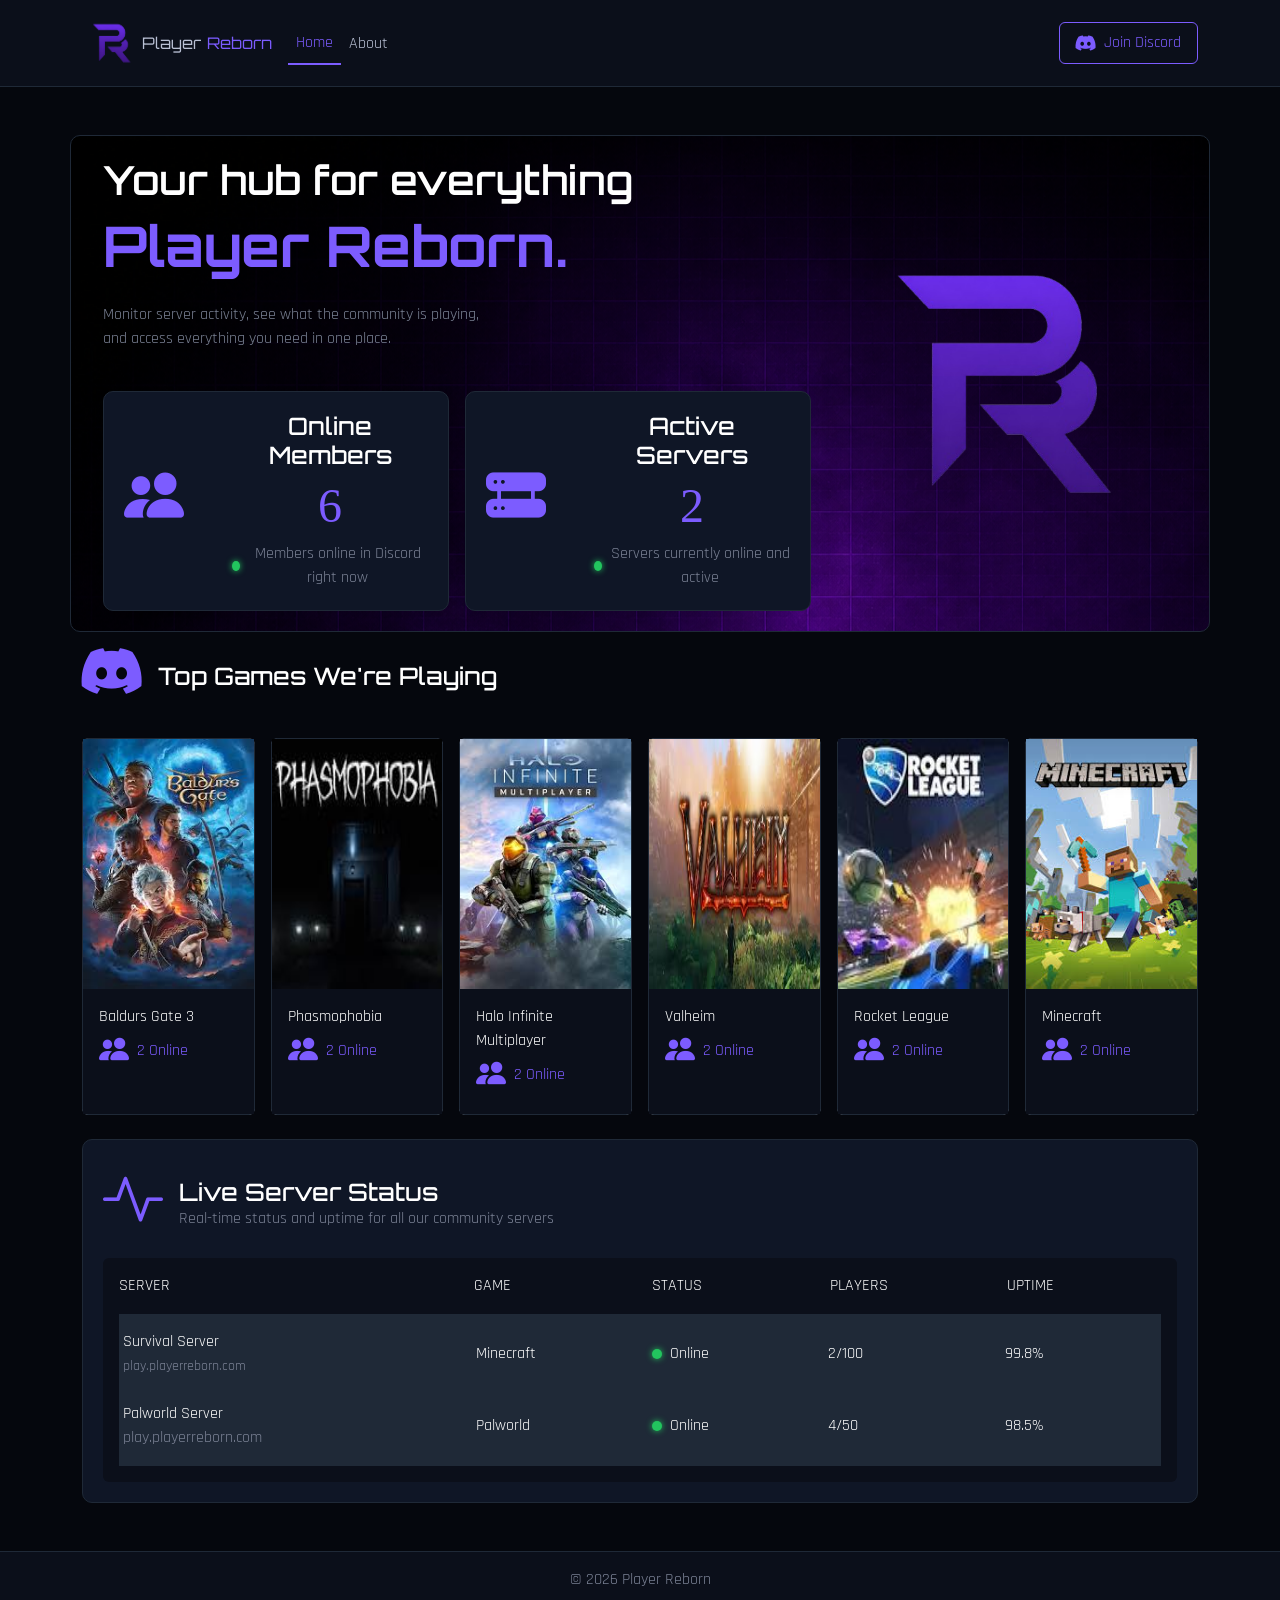
<file: index.html>
<!DOCTYPE html>
<html lang="en">

<head>
	<meta charset="utf-8">
	<title>Player Reborn</title>
	<meta name="viewport" content="width=device-width, initial-scale=1">

	<!-- Bootstrap -->
	<link href="https://cdn.jsdelivr.net/npm/bootstrap@5.3.8/dist/css/bootstrap.min.css" rel="stylesheet">
	<link rel="stylesheet" href="https://cdn.jsdelivr.net/npm/bootstrap-icons@1.11.3/font/bootstrap-icons.css">

	<!-- CSS -->
	<link rel="stylesheet" href="css/styles.css">

	<!-- Fonts -->
	<link
		href="https://fonts.googleapis.com/css2?family=Orbitron:wght@400..900&family=Rajdhani:wght@300;400;500;600;700&display=swap"
		rel="stylesheet">
</head>

<body>

	<!-- NAVBAR -->
	<nav class="navbar navbar-expand-lg">

		<div class="container">

			<a class="navbar-brand d-flex align-items-center" href="index.html">
				<img src="assets/images/player-reborn/logo.png" height="60">
				<span class="brand-text">
					Player<span class="highlight">Reborn</span>
				</span>
			</a>

			<button class="navbar-toggler" type="button" data-bs-toggle="collapse" data-bs-target="#nav"
				aria-controls="nav" aria-expanded="false">
				<span class="navbar-toggler-icon"></span>
			</button>

			<div class="collapse navbar-collapse" id="nav">
				<ul class="navbar-nav me-auto">
					<li class="nav-item"><a href="index.html" class="nav-link active">Home</a></li>
					<li class="nav-item"><a href="about.html" class="nav-link">About</a></li>
				</ul>

				<a href="https://discord.gg/playerreborn" target="_blank" class="btn join-btn">
					<i class="bi bi-discord icon-discord me-2"></i>
					Join Discord
				</a>
			</div>

		</div>
	</nav>

	<!-- HERO -->
	<section class="container mt-5">

		<div class="card-box hero-background row align-items-center">

			<div class="d-flex flex-column col-lg-8">

				<div class="col-lg-9">
					<h1 class="hero-title">Your hub for everything</h1>
					<h1 class="hero-brand highlight mb-4">Player Reborn.</h1>

					<p class="muted hero-text">
						Monitor server activity, see what the community is playing, and access
						everything you need in one place.
					</p>
				</div>

				<div class="row g-3 mt-2">

					<!-- Online Members -->
					<div class="col-md-6">
						<div class="card-box d-flex justify-content-center align-items-center h-100">

							<i class="bi bi-people-fill icon-large me-5"></i>

							<div class="d-flex flex-column text-center">
								<h4 class="m-0">Online Members</h4>

								<span class="highlight" id="online-count">6</span>

								<div class="d-flex align-items-center justify-content-center">
									<span class="status-dot status-online"></span>

									<p class="muted m-0 ms-2">
										Members online in Discord right now
									</p>
								</div>
							</div>

						</div>
					</div>

					<!-- Online Servers -->
					<div class="col-md-6">
						<div class="card-box d-flex justify-content-center align-items-center h-100">

							<i class="bi bi-hdd-rack-fill icon-large me-5"></i>

							<div class="d-flex flex-column text-center">
								<h4 class="m-0">Active Servers</h4>

								<span class="highlight" id="server-count">2</span>

								<div class="d-flex align-items-center justify-content-center">
									<span class="status-dot status-online"></span>

									<p class="muted m-0 ms-2">
										Servers currently online and active
									</p>
								</div>
							</div>

						</div>
					</div>

				</div>

			</div>

			<!-- Hero Logo -->
			<div class="col-lg-4 text-center mt-4 mt-lg-0 hero-logo">
				<img src="assets/images/player-reborn/logo.png" alt="Player Reborn Logo" class="img-fluid"
					style="max-height: 400px;">
			</div>

		</div>
	</section>

	<!-- GRID -->
	<section class="container mb-5">

		<!-- GAMES WERE PLAYING -->
		<div class="d-flex align-items-center mb-3">
			<i class="bi bi-discord icon-discord-large me-3 highlight"></i>
			<h4 class="m-0">Top Games We're Playing</h4>
		</div>

		<!-- GAMES -->
		<div class="row g-3 mb-4">

			<!-- Baldurs Gate 3 -->
			<div class="col-lg-2 col-md-4 col-6">
				<div class="card h-100">
					<img src="assets/images/game-cover/baldurs-gate-3.jpeg" alt="baldurs gate 3 cover art" height="250"
						width="100%">

					<div class="card-body">
						<p class="mb-0">Baldurs Gate 3</p>

						<div class="d-flex align-items-center">
							<i class="bi bi-people-fill icon"></i>
							<p class="m-0 ms-2 highlight">2 Online</p>
						</div>
					</div>
				</div>
			</div>

			<!-- Phasmophobia -->
			<div class="col-lg-2 col-md-4 col-6">
				<div class="card h-100">
					<img src="assets/images/game-cover/phasmophobia.jpeg" alt="phasmophobia cover art" height="250"
						width="100%">

					<div class="card-body">
						<p class="mb-0">Phasmophobia</p>

						<div class="d-flex align-items-center">
							<i class="bi bi-people-fill icon"></i>
							<p class="m-0 ms-2 highlight">2 Online</p>
						</div>
					</div>
				</div>
			</div>

			<!-- Halo -->
			<div class="col-lg-2 col-md-4 col-6">
				<div class="card h-100">
					<img src="assets/images/game-cover/halo-inifinte.jpeg" alt="halo inifinite cover art" height="250"
						width="100%">

					<div class="card-body">
						<p class="mb-0">Halo Infinite Multiplayer</p>

						<div class="d-flex align-items-center">
							<i class="bi bi-people-fill icon"></i>
							<p class="m-0 ms-2 highlight">2 Online</p>
						</div>
					</div>
				</div>
			</div>

			<!-- Valhheim -->
			<div class="col-lg-2 col-md-4 col-6">
				<div class="card h-100">
					<img src="assets/images/game-cover/valheim.jpeg" alt="valheim cover art" height="250" width="100%">

					<div class="card-body">
						<p class="mb-0">Valheim</p>

						<div class="d-flex align-items-center">
							<i class="bi bi-people-fill icon"></i>
							<p class="m-0 ms-2 highlight">2 Online</p>
						</div>
					</div>
				</div>
			</div>

			<!-- Rocket League -->
			<div class="col-lg-2 col-md-4 col-6">
				<div class="card h-100">
					<img src="assets/images/game-cover/rocket-league.jpeg" alt="rocket league cover art" height="250"
						width="100%">

					<div class="card-body">
						<p class="mb-0">Rocket League</p>

						<div class="d-flex align-items-center">
							<i class="bi bi-people-fill icon"></i>
							<p class="m-0 ms-2 highlight">2 Online</p>
						</div>
					</div>
				</div>
			</div>

			<!-- Minecraft -->
			<div class="col-lg-2 col-md-4 col-6">
				<div class="card h-100">
					<img src="assets/images/game-cover/minecraft.jpeg" alt="minecraft cover art" height="250"
						width="100%">

					<div class="card-body">
						<p class="mb-0">Minecraft</p>

						<div class="d-flex align-items-center">
							<i class="bi bi-people-fill icon"></i>
							<p class="m-0 ms-2 highlight">2 Online</p>
						</div>
					</div>
				</div>
			</div>

		</div>



		<!-- SERVERS -->
		<div class="card-box">

			<!-- Header -->
			<div class="d-flex align-items-center mb-2">
				<i class="bi bi-activity icon-large me-3"></i>
				<div>
					<h4 class="m-0">Live Server Status</h4>
					<p class="muted m-0">
						Real-time status and uptime for all our community servers
					</p>
				</div>
			</div>

			<!-- Table Container -->
			<div class="p-3 rounded dark">

				<!-- Column Labels -->
				<div class="row mb-3 server-tags">
					<div class="col-md-4 col-12">SERVER</div>
					<div class="col-md-2 col-3">GAME</div>
					<div class="col-md-2 col-3">STATUS</div>
					<div class="col-md-2 col-3">PLAYERS</div>
					<div class="col-md-2 col-3">UPTIME</div>
				</div>

				<!-- Server List -->
				<div class="midnight-slate px-1 py-2 server-list">

					<!-- Row 1 -->
					<div class="row align-items-center mb-4 mt-2">

						<div class="col-md-4 col-12">
							<div>Survival Server</div>
							<small class="muted">play.playerreborn.com</small>
						</div>

						<div class="col-md-2 col-3">Minecraft</div>

						<div class="col-md-2 col-3 d-flex align-items-center">
							<span class="status-dot status-online me-2"></span>
							<span>Online</span>
						</div>

						<div class="col-md-2 col-3">2/100</div>

						<div class="col-md-2 col-3">99.8%</div>

					</div>

					<!-- Row 2 -->
					<div class="row align-items-center mb-2">

						<div class="col-md-4 col-12">
							<div>Palworld Server</div>
							<span class="muted">play.playerreborn.com</span>
						</div>

						<div class="col-md-2 col-3">
							<div>Palworld</div>
						</div>

						<div class="col-md-2 col-3 d-flex align-items-center">
							<span class="status-dot status-online me-2"></span>
							<span>Online</span>
						</div>

						<div class="col-md-2 col-3">4/50</div>

						<div class="col-md-2 col-3">98.5%</div>

					</div>

				</div>
			</div>

		</div>
	</section>

	<!-- Footer -->
	<footer class="text-center py-3">
		© 2026 Player Reborn
	</footer>

	<script src="https://cdn.jsdelivr.net/npm/bootstrap@5.3.8/dist/js/bootstrap.bundle.min.js"></script>
	<script src="script.js"></script>

</body>

</html>
</file>
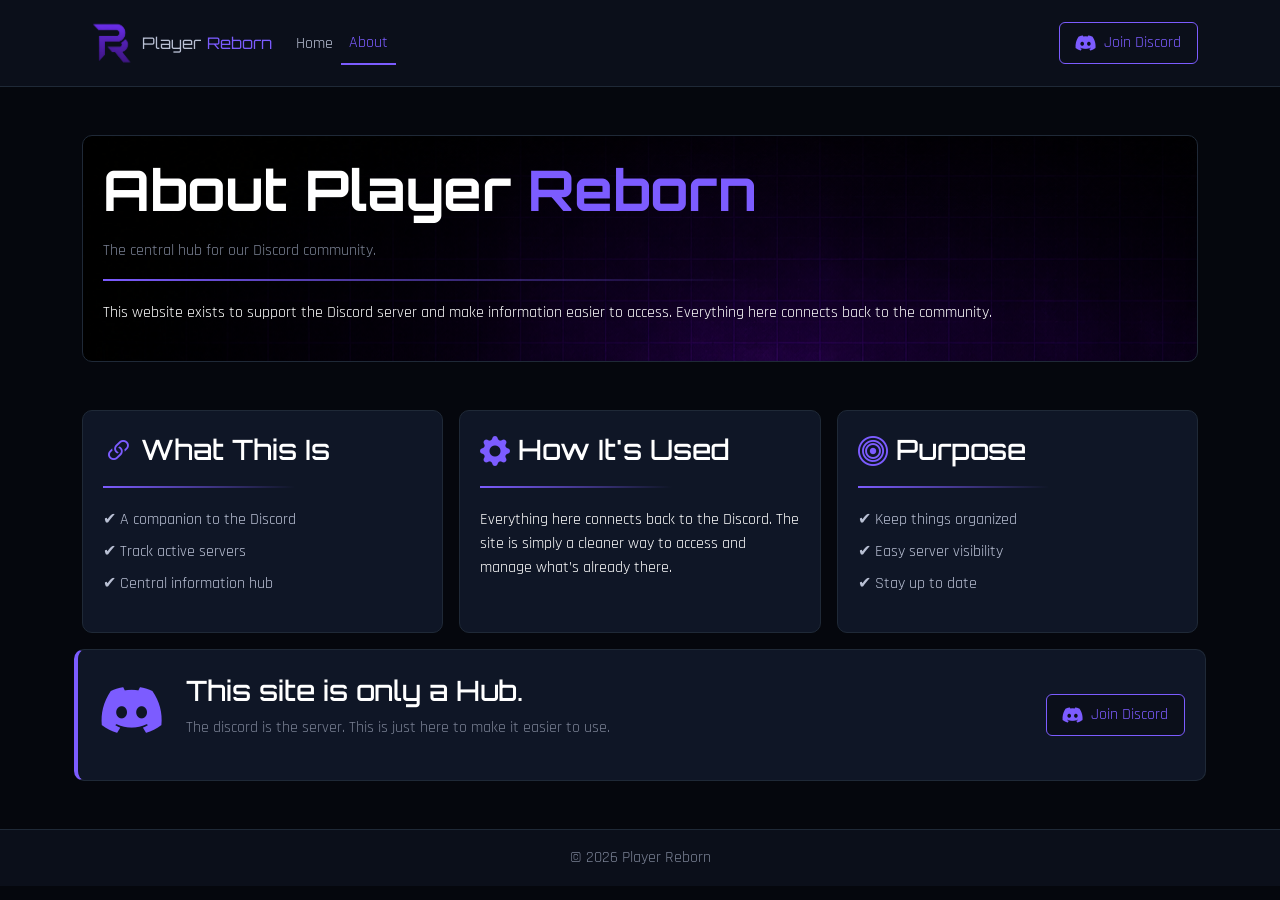
<file: about.html>
<!DOCTYPE html>
<html lang="en">

<head>
    <meta charset="utf-8">
    <title>Player Reborn – About</title>
    <meta name="viewport" content="width=device-width, initial-scale=1">

    <!-- Bootstrap -->
    <link href="https://cdn.jsdelivr.net/npm/bootstrap@5.3.8/dist/css/bootstrap.min.css" rel="stylesheet">
    <link rel="stylesheet" href="https://cdn.jsdelivr.net/npm/bootstrap-icons@1.11.3/font/bootstrap-icons.css">

    <!-- CSS -->
    <link rel="stylesheet" href="css/styles.css">

    <!-- Fonts -->
    <link
        href="https://fonts.googleapis.com/css2?family=Orbitron:wght@400..900&family=Rajdhani:wght@300;400;500;600;700&display=swap"
        rel="stylesheet">
</head>

<body>
    <!-- NAVBAR -->
    <nav class="navbar navbar-expand-lg">
        <div class="container">
            <a class="navbar-brand d-flex align-items-center" href="#">
                <img src="assets/images/player-reborn/logo.png" height="60">
                <span class="brand-text">
                    Player<span class="highlight">Reborn</span>
                </span>

            </a>
            <button class="navbar-toggler" type="button" data-bs-toggle="collapse" data-bs-target="#nav"
                aria-controls="nav" aria-expanded="false">
                <span class="navbar-toggler-icon"></span>
            </button>

            <div class="collapse navbar-collapse" id="nav">
                <ul class="navbar-nav me-auto">
                    <li class="nav-item"><a href="index.html" class="nav-link">Home</a></li>
                    <li class="nav-item"><a href="about.html" class="nav-link active">About</a></li>
                </ul>
                <a href="https://discord.gg/playerreborn" target="_blank" class="btn join-btn"><i
                        class="bi bi-discord icon-discord me-2"></i>Join Discord</a>
            </div>
        </div>
    </nav>

    <!-- INTRO -->
    <section class="container py-5">
        <div class="card-box hero-background">
            <h1 class="display-4 fw-bold">
                About Player <span class="highlight">Reborn</span>
            </h1>
            <p class="muted mt-3">The central hub for our Discord community.</p>
            <div class="divider"></div>
            <p>
                This website exists to support the Discord server and make information easier to access.
                Everything here connects back to the community.
            </p>
        </div>
    </section>

    <!-- GRID -->
    <section class="container mb-5">
        <div class="row g-3">

            <!--What This Is-->
            <div class="col-md-4">
                <div class="card-box h-100">
                    <div class="d-flex align-items-center mb-2">
                        <i class="bi bi-link-45deg icon me-2"></i>
                        <h3>What This Is</h3>
                    </div>
                    <div class="divider"></div>
                    <ul>
                        <li>✔ A companion to the Discord</li>
                        <li>✔ Track active servers</li>
                        <li>✔ Central information hub</li>
                    </ul>
                </div>
            </div>

            <!--How It's Used-->
            <div class="col-md-4">
                <div class="card-box h-100">
                    <div class="d-flex align-items-center mb-2">
                        <i class="bi bi-gear-fill icon me-2"></i>
                        <h3>How It's Used</h3>
                    </div>
                    <div class="divider"></div>
                    <p>
                        Everything here connects back to the Discord.
                        The site is simply a cleaner way to access and manage what’s already there.
                    </p>
                </div>
            </div>

            <!--Purpose-->
            <div class="col-md-4">
                <div class="card-box h-100">
                    <div class="d-flex align-items-center mb-2">
                        <i class="bi bi-bullseye icon me-2"></i>
                        <h3>Purpose</h3>
                    </div>
                    <div class="divider"></div>

                    <ul>
                        <li>✔ Keep things organized</li>
                        <li>✔ Easy server visibility</li>
                        <li>✔ Stay up to date</li>
                    </ul>
                </div>
            </div>

            <!--Call To Action-->
            <div class="d-flex justify-content-between align-items-center card-box card-highlight">
                <div class="d-flex align-items-center">
                    <i class="bi bi-discord icon-discord-large me-4 ms-1"></i>
                    <div>
                        <h3>This site is only a Hub.</h3>
                        <p class="muted">The discord is the server. This is just here to make it easier to use.</p>
                    </div>
                </div>
                <a class="btn join-btn" href="https://discord.gg/playerreborn" target="_blank"><i
                        class="bi bi-discord icon-discord me-2"></i>Join Discord</a>
            </div>

        </div>
    </section>

    <!-- FOOTER -->
    <footer class="text-center py-3">
        © 2026 Player Reborn
    </footer>

    <!-- Bootstrap JS -->
    <script src="https://cdn.jsdelivr.net/npm/bootstrap@5.3.8/dist/js/bootstrap.bundle.min.js"></script>
</body>

</html>
</file>
<file: css/styles.css>
/* ================= ROOT ================= */
:root {
  --bg: #05070d;
  --bg-secondary: #0b0f1a;
  --card: #0f1626;
  --accent: #7c5cff;
  --accent-light: #9b7bff;
  --text: #ffffff;
  --text-muted: #7a8194;
  /* --border: rgba(255, 255, 255, 0.08); */
  --border: #1f2937;
}

/* ================= BACKGROUNDS ================== */
.dark {
  background-color: var(--bg-secondary);
}

.midnight-slate {
  background-color: #1f2937;
}

/* ================= GLOBAL RESET ================= */
html,
body {
  height: 100%;
}

body {
  margin: 0;
  background-color: var(--bg);
  color: var(--text);
  font-family: "Rajdhani", sans-serif;
}

/* Force ALL text to be readable */
h1,
h2,
h3,
h4,
h5,
h6,
p,
li,
span,
a {
  color: inherit;
}

h1,
h2,
h3,
h4,
h5,
h6 {
  color: var(--text);
  font-family: "Orbitron", sans-serif;
}

/* ================= NAVBAR ================= */

.brand-text {
  font-family: "Orbitron", sans-serif;
  font-size: 16px;
  line-height: 1;
  display: flex;
  align-items: center;
}

.brand-text .highlight {
  margin-left: 6px;
}

.brand-text:hover {
  /* color: var(--text); */
}

.navbar-brand {
  text-decoration: none;
}

.navbar-brand:hover {
  color: inherit; /* prevents weird hover on "Player" */
}

.navbar {
  background-color: var(--bg-secondary);
  border-bottom: 1px solid var(--border);
}

.navbar-brand,
.nav-link {
  color: #b9c0d4;
  transition: 0.2s ease;
}

.navbar .nav-link:hover {
  color: var(--accent-light);
}

.nav-link.active {
  color: var(--accent) !important;
  border-bottom: 2px solid var(--accent);
}

.nav-link.active:hover {
  color: var(--accent-light) !important;
}

.navbar-nav {
  align-items: center;
  margin-top: 1.1%;
}

/* Fix Bootstrap toggler icon (it disappears on dark bg otherwise) */
.navbar-toggler {
  border-color: rgba(255, 255, 255, 0.2);
}

.navbar-toggler-icon {
  filter: invert(1);
}

/* ================= ICONS ================== */
.icon {
  font-size: 30px;
  color: var(--accent);
}

.icon-large {
  font-size: 60px;
  color: var(--accent);
}

.icon-discord {
  font-size: 20px;
  color: inherit;
  display: flex;
  align-items: center;
}

.icon-discord-large {
  font-size: 60px;
  color: var(--accent);
}

.view-games {
  font-size: 20px;
}

/* ================= BUTTON ================= */
.join-btn {
  background-color: var(--bg-secondary);
  color: var(--accent);
  border: 1px var(--accent) solid;
  padding: 8px 16px;
  transition: 0.2s ease;
  max-width: auto;
  display: inline-flex;
}

.join-btn:hover {
  background-color: var(--accent);
  box-shadow: 0 0 10px rgba(124, 92, 255, 0.6);
  color: var(--text);
}

/* ================= CARD / BOX ================= */
.card-box {
  background-color: var(--card);
  border: 1px solid var(--border);
  border-radius: 10px;
  padding: 20px;
  transition: 0.2s ease;
}

.card-box:hover {
  border-color: var(--accent);
  transform: translateY(-4px);
}

.card-highlight {
  border-left: 4px solid var(--accent);
}

.card-body {
  background-color: var(--bg-secondary);
  color: var(--text);
}

.card {
  --bs-card-border-color: #1f2937;
}

.card:hover {
  border-color: var(--accent);
  transform: translateY(-4px);
}
/* ================= DIVIDER ================= */
.divider {
  height: 2px;
  width: 60%;
  background: linear-gradient(to right, var(--accent), transparent);
  margin: 10px 0 20px;
}

/* ================= TEXT ================= */
.muted {
  color: var(--text-muted);
}

.highlight {
  color: var(--accent);
}

#online-count {
  color: var(--accent);
  font-family: "Inter";
  font-size: 3rem;
}

#server-count {
  color: var(--accent);
  font-family: "Inter";
  font-size: 3rem;
}
/* ================ HERO ================== */

.hero-background {
  background-image: url("../assets/images/player-reborn/background.png");
}

.hero-title {
  font-size: 2.5rem;
  font-weight: 600;
}

.hero-brand {
  font-size: 3.5rem;
  font-weight: 700;
}

.hero-text {
  max-width: 400px;
}

/* ================= LIST ================= */
ul {
  padding-left: 0;
  list-style: none;
}

li {
  margin-bottom: 8px;
  color: #b9c0d4;
}

/* ============ ONLINE/OFFLINE =========== */
.status-dot {
  height: 10px;
  width: 10px;
  border-radius: 50%;
}

.status-online {
  background-color: #22c55e;
  box-shadow: 0 0 6px #22c55e;
  animation: pulse 1.5s infinite;
}

.status-offline {
  background-color: #6b7280;
}

/* ================= FOOTER ================= */
footer {
  background-color: var(--bg-secondary);
  color: var(--text-muted);
  border-top: 1px solid var(--border);
}

@media (max-width: 820px) {
  .join-btn {
    width: auto;
    display: inline-flex;
    margin-top: 10px;
    margin-bottom: 10px;
  }

  .navbar-collapse {
    align-items: center;
    text-align: center;
  }

  .status-dot {
    padding: 5px;
  }

  .server-tags {
    text-align: center;
  }

  .server-list {
    text-align: center;
  }

  .hero-logo {
    display: none;
  }
}

@keyframes pulse {
  0% {
    box-shadow: 0 0 0 0 rgba(34, 197, 94, 0.7);
  }

  70% {
    box-shadow: 0 0 0 6px rgba(34, 197, 94, 0);
  }

  100% {
    box-shadow: 0 0 0 0 rgba(34, 197, 94, 0);
  }
}
</file>
